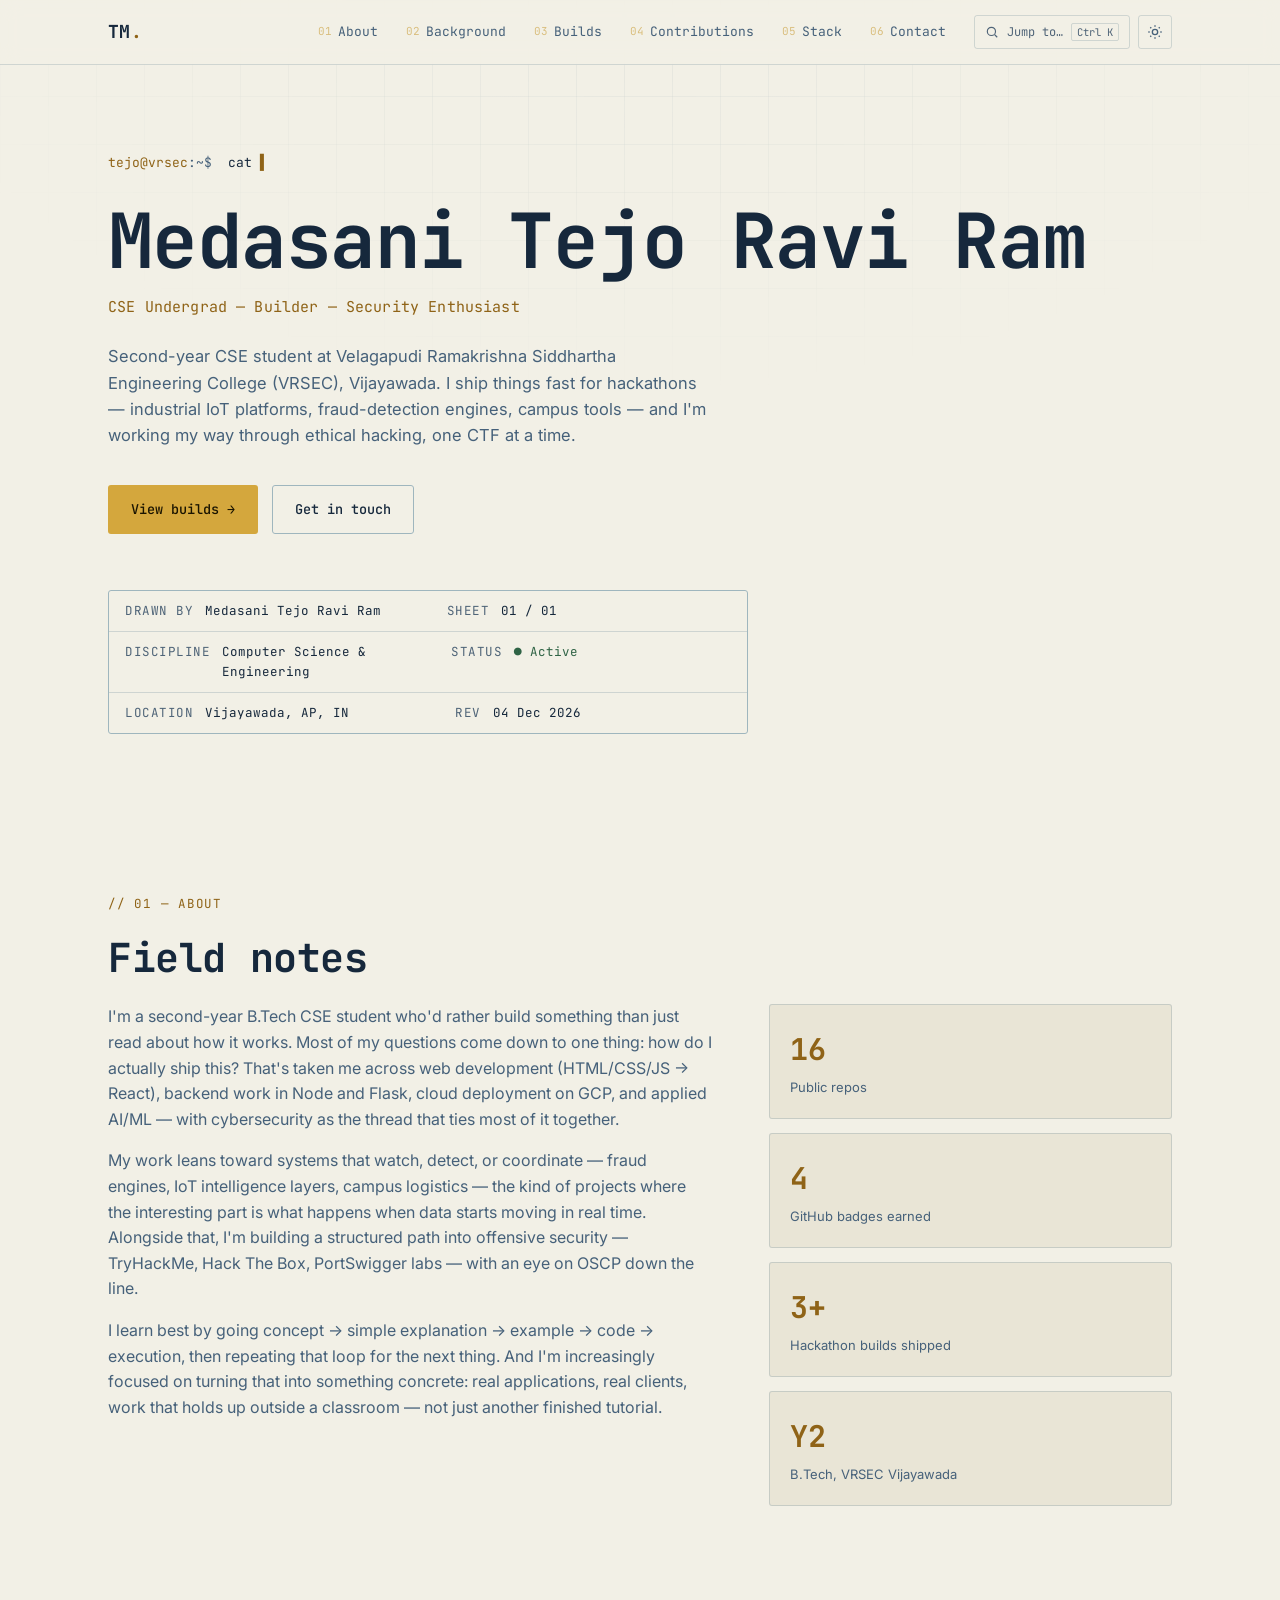
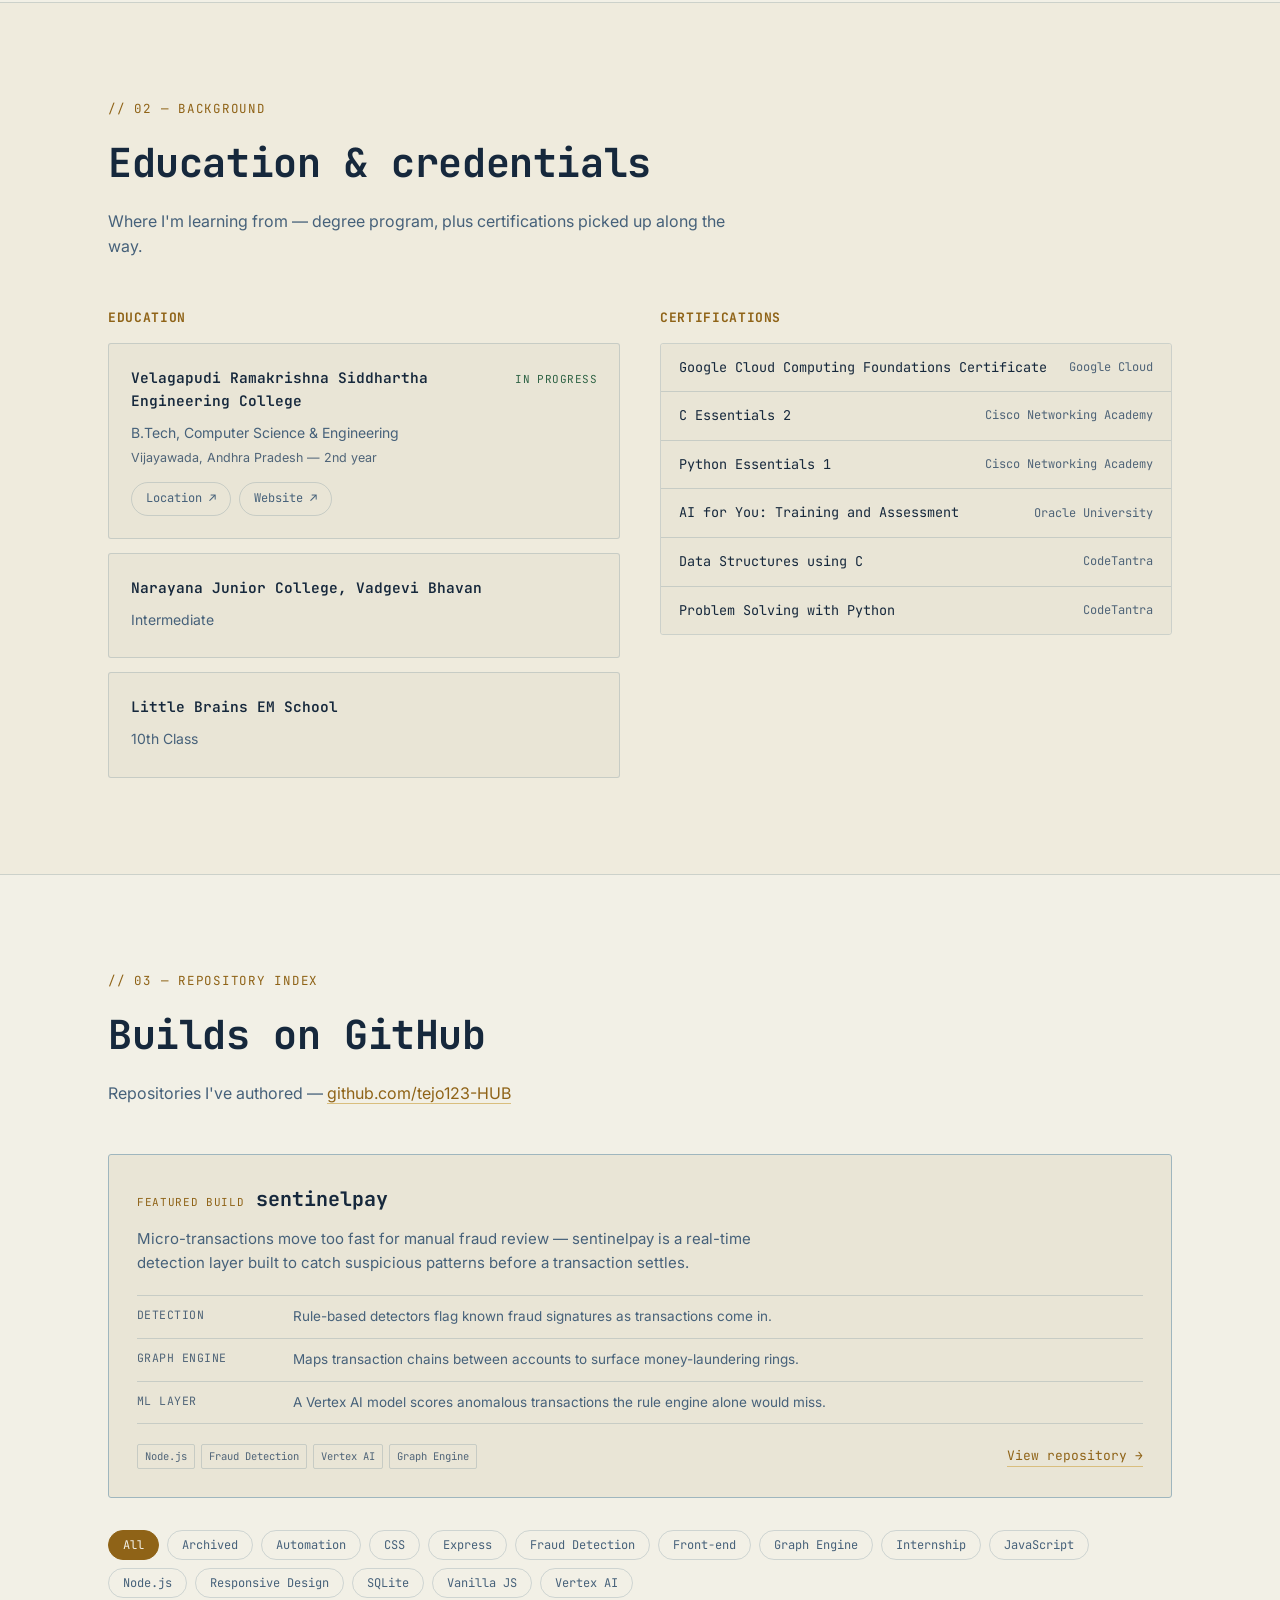
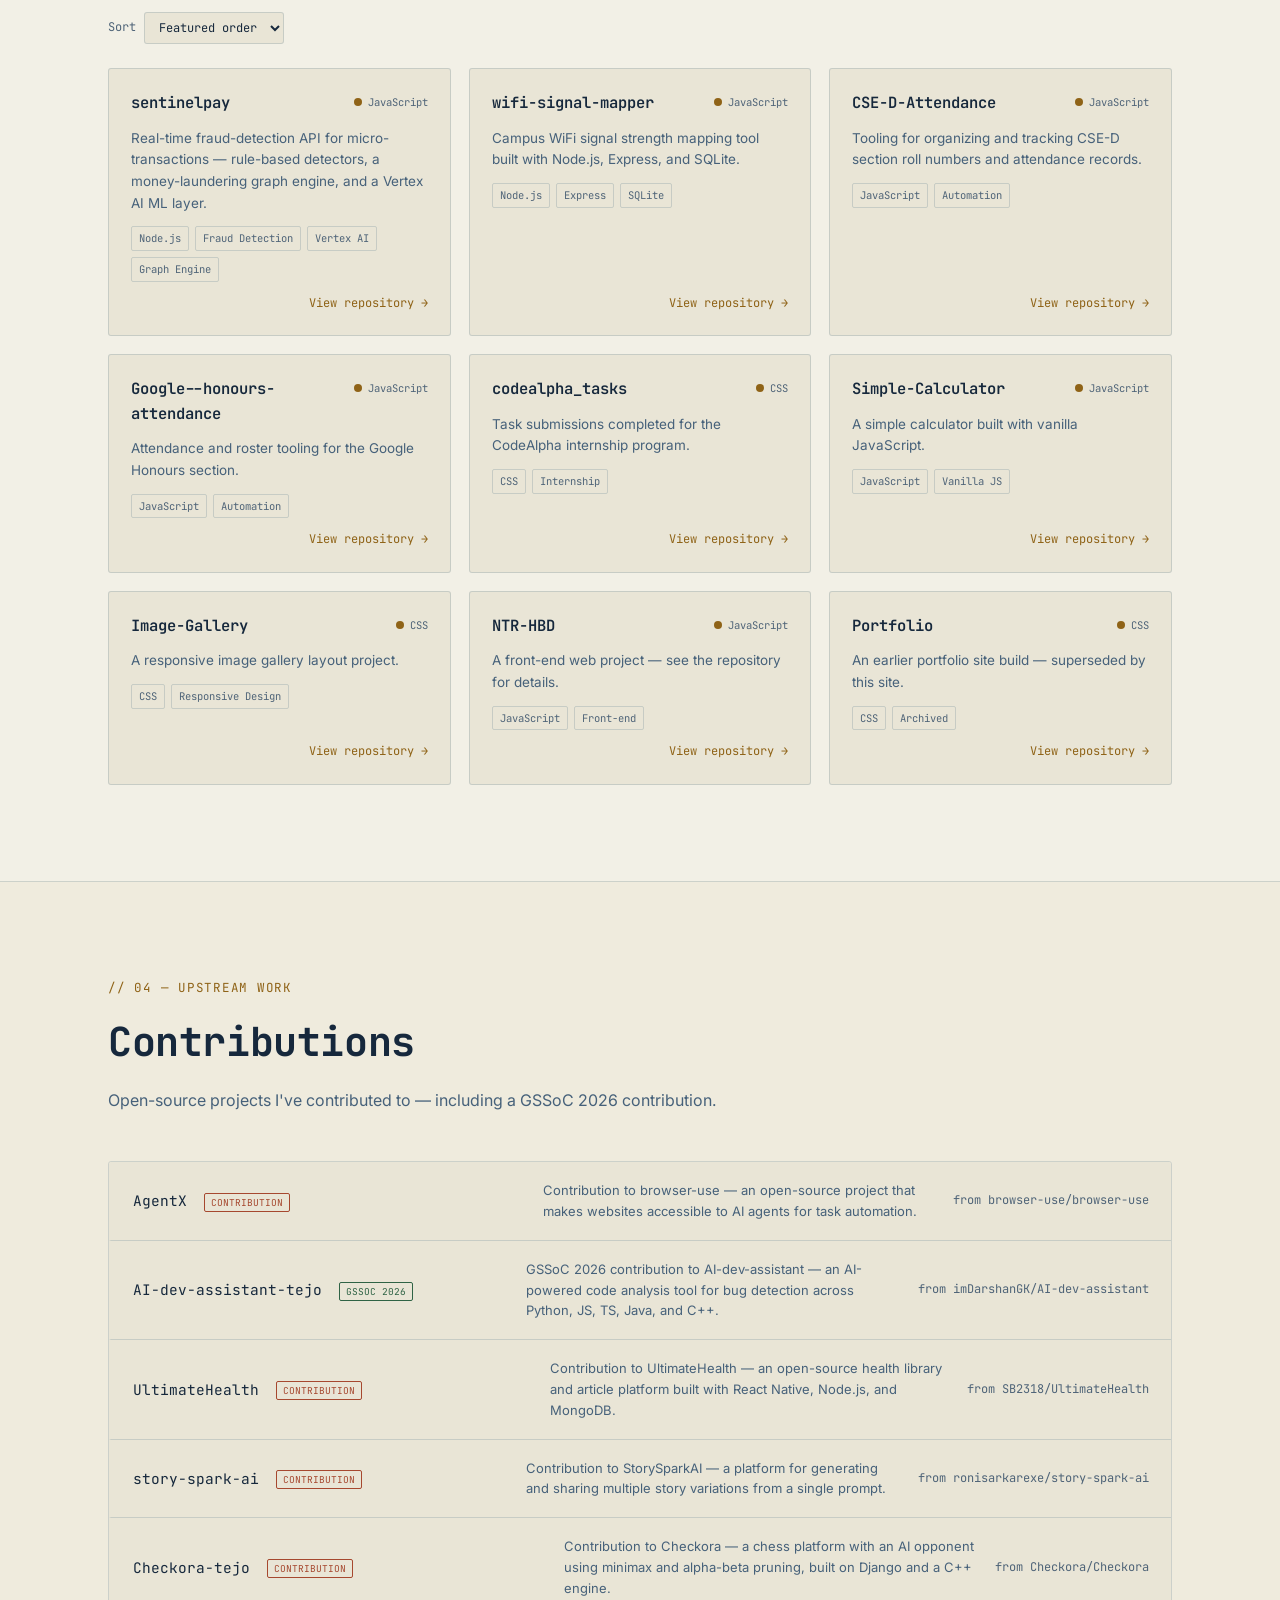
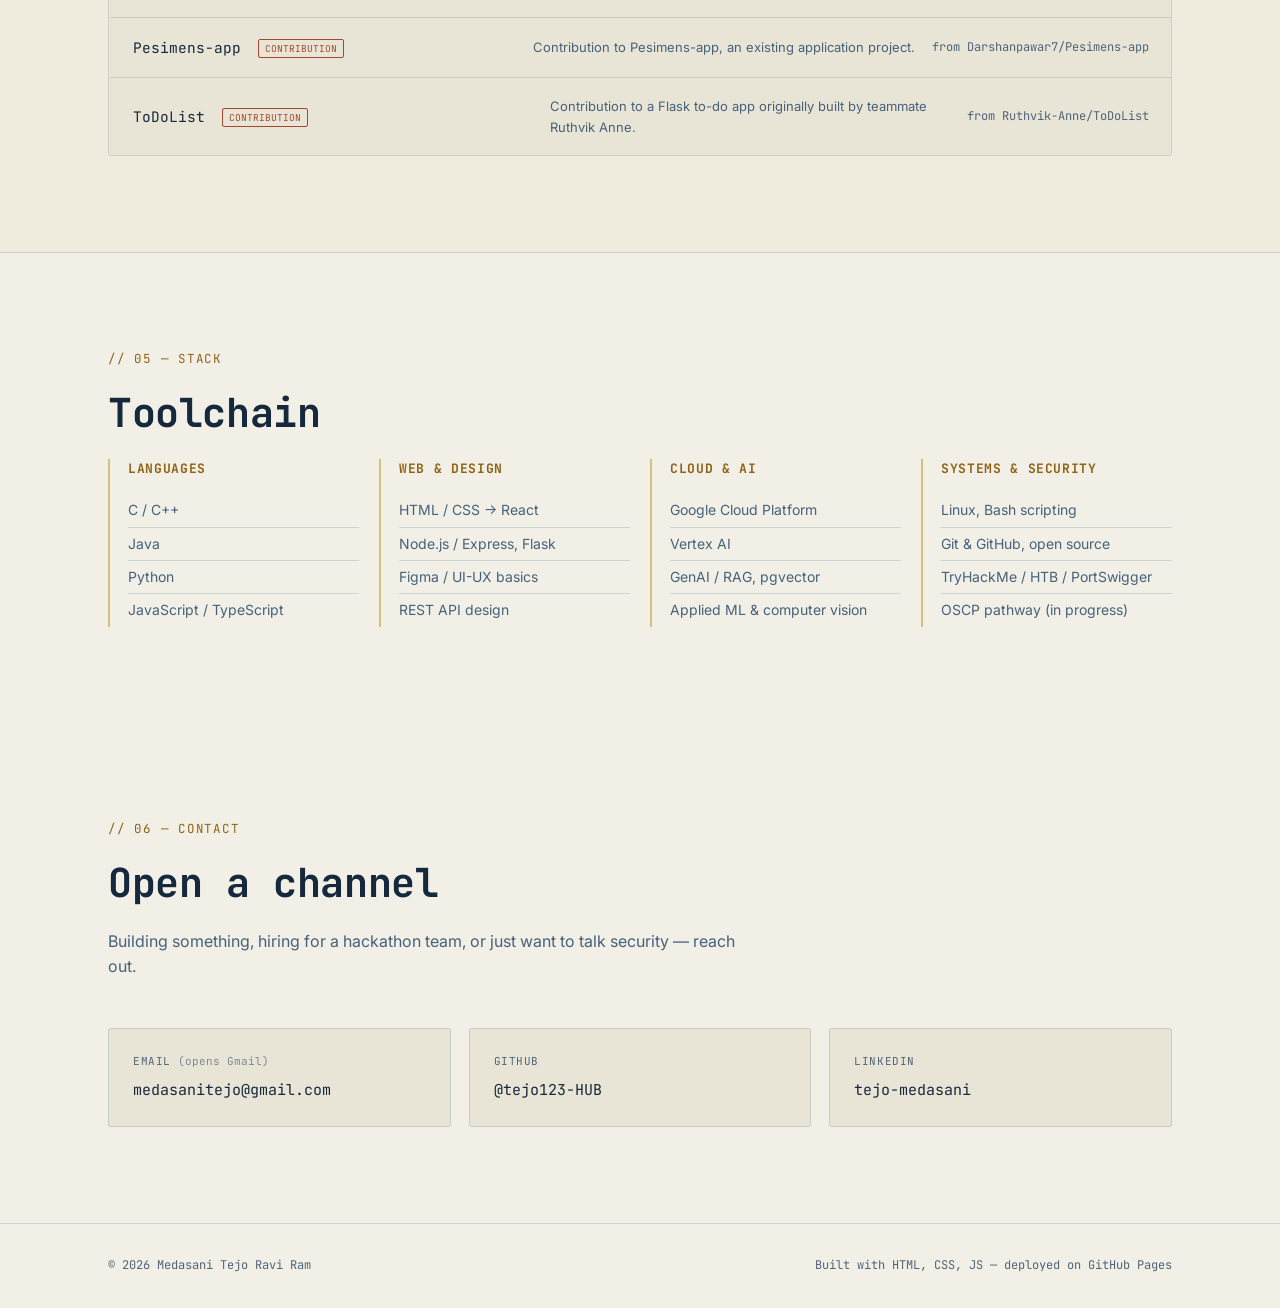
<file: index.html>
<!DOCTYPE html>
<html lang="en">
<head>
<meta charset="UTF-8">
<meta name="viewport" content="width=device-width, initial-scale=1.0">
<title>Medasani Tejo Ravi Ram — Builder Log</title>
<meta name="description" content="Medasani Tejo Ravi Ram — CSE student, hackathon builder, and security enthusiast. Projects in industrial IoT, fraud detection, and campus tooling.">
<meta property="og:title" content="Medasani Tejo Ravi Ram — Builder Log">
<meta property="og:description" content="CSE student, hackathon builder, and security enthusiast.">
<meta property="og:type" content="website">
<meta name="theme-color" content="#0B1E33" media="(prefers-color-scheme: dark)">
<meta name="theme-color" content="#F2F0E6" media="(prefers-color-scheme: light)">
<link rel="canonical" href="https://tejo123-hub.github.io/personal-profile/">
<link rel="icon" href="data:image/svg+xml,<svg xmlns=%22http://www.w3.org/2000/svg%22 viewBox=%220 0 100 100%22><rect width=%22100%22 height=%22100%22 fill=%22%230B1E33%22/><text x=%2250%22 y=%2268%22 font-size=%2260%22 text-anchor=%22middle%22 fill=%22%23D4A73D%22 font-family=%22monospace%22>T</text></svg>">
<link rel="preconnect" href="https://fonts.googleapis.com">
<link rel="preconnect" href="https://fonts.gstatic.com" crossorigin>
<link href="https://fonts.googleapis.com/css2?family=JetBrains+Mono:wght@400;500;600;700&family=Inter:wght@400;500;600;700;800&display=swap" rel="stylesheet">
<link rel="stylesheet" href="style.css">
</head>
<body>

<!-- Blueprint grid backdrop -->
<div class="grid-backdrop" aria-hidden="true"></div>

<!-- ============ NAV ============ -->
<header class="nav" id="top">
  <div class="nav-inner">
    <a href="#top" class="nav-mark">TM<span class="dot">.</span></a>
    <div class="nav-right">
      <nav class="nav-links" aria-label="Primary">
        <a href="#about"><span class="idx">01</span>About</a>
        <a href="#background"><span class="idx">02</span>Background</a>
        <a href="#projects"><span class="idx">03</span>Builds</a>
        <a href="#contrib"><span class="idx">04</span>Contributions</a>
        <a href="#skills"><span class="idx">05</span>Stack</a>
        <a href="#contact"><span class="idx">06</span>Contact</a>
      </nav>
      <div class="nav-controls">
        <button class="cmdk-trigger" id="cmdkTrigger" aria-label="Open command palette">
          <svg class="cmdk-trigger-icon" viewBox="0 0 24 24" fill="none" stroke="currentColor" stroke-width="2" width="14" height="14"><circle cx="11" cy="11" r="7"/><path d="m21 21-4.3-4.3"/></svg>
          <span>Jump to…</span><kbd id="cmdkShortcutLabel">Ctrl K</kbd>
        </button>
        <button class="theme-toggle" id="themeToggle" aria-label="Toggle light / dark theme">
          <svg class="icon-moon" viewBox="0 0 24 24" fill="none" stroke="currentColor" stroke-width="2"><path d="M21 12.79A9 9 0 1 1 11.21 3 7 7 0 0 0 21 12.79z"/></svg>
          <svg class="icon-sun" viewBox="0 0 24 24" fill="none" stroke="currentColor" stroke-width="2"><circle cx="12" cy="12" r="4"/><path d="M12 2v2M12 20v2M4.93 4.93l1.41 1.41M17.66 17.66l1.41 1.41M2 12h2M20 12h2M4.93 19.07l1.41-1.41M17.66 6.34l1.41-1.41"/></svg>
        </button>
      </div>
    </div>
    <button class="nav-toggle" id="navToggle" aria-label="Toggle menu" aria-expanded="false">
      <span></span><span></span><span></span>
    </button>
  </div>
</header>

<!-- ============ COMMAND PALETTE ============ -->
<div class="cmdk-overlay" id="cmdkOverlay" role="dialog" aria-modal="true" aria-label="Command palette">
  <div class="cmdk-panel">
    <input type="text" class="cmdk-input" id="cmdkInput" placeholder="Jump to a section, project, or link…" autocomplete="off">
    <div class="cmdk-list" id="cmdkList"></div>
  </div>
</div>

<!-- ============ HERO / TITLE BLOCK ============ -->
<section class="hero">
  <div class="hero-inner">
    <div class="terminal-line" id="bootLine" aria-hidden="true">
      <span class="prompt">tejo@vrsec</span><span class="colon">:</span><span class="path">~</span><span class="dollar">$</span>
      <span class="type-target" id="typeTarget"></span><span class="cursor">▌</span>
    </div>

    <h1 class="hero-title">
      Medasani Tejo Ravi Ram
    </h1>
    <p class="hero-role">CSE Undergrad — Builder — Security Enthusiast</p>
    <p class="hero-desc">
      Second-year CSE student at Velagapudi Ramakrishna Siddhartha Engineering College
      (VRSEC), Vijayawada. I ship things fast for hackathons — industrial IoT platforms,
      fraud-detection engines, campus tools — and I'm working my way through ethical
      hacking, one CTF at a time.
    </p>

    <div class="hero-actions">
      <a href="#projects" class="btn btn-primary">View builds<span class="arrow">→</span></a>
      <a href="https://mail.google.com/mail/?view=cm&fs=1&to=medasanitejo@gmail.com&su=Portfolio%20Inquiry" target="_blank" rel="noopener" class="btn btn-ghost">Get in touch</a>
    </div>

    <!-- Title block, like an engineering drawing stamp -->
    <div class="title-block">
      <div class="tb-row">
        <span class="tb-label">Drawn by</span><span class="tb-value">Medasani Tejo Ravi Ram</span>
        <span class="tb-label">Sheet</span><span class="tb-value">01 / 01</span>
      </div>
      <div class="tb-row">
        <span class="tb-label">Discipline</span><span class="tb-value">Computer Science &amp; Engineering</span>
        <span class="tb-label">Status</span><span class="tb-value status-live">● Active</span>
      </div>
      <div class="tb-row">
        <span class="tb-label">Location</span><span class="tb-value">Vijayawada, AP, IN</span>
        <span class="tb-label">Rev</span><span class="tb-value" id="revDate">—</span>
      </div>
    </div>
  </div>
</section>

<!-- ============ ABOUT ============ -->
<section class="section" id="about">
  <div class="section-inner">
    <p class="eyebrow">// 01 — About</p>
    <h2 class="section-title">Field notes</h2>
    <div class="about-grid">
      <div class="about-text">
        <p>
          I'm a second-year B.Tech CSE student who'd rather build something than just read
          about how it works. Most of my questions come down to one thing: how do I actually
          ship this? That's taken me across web development (HTML/CSS/JS → React), backend
          work in Node and Flask, cloud deployment on GCP, and applied AI/ML — with
          cybersecurity as the thread that ties most of it together.
        </p>
        <p>
          My work leans toward systems that watch, detect, or coordinate — fraud engines,
          IoT intelligence layers, campus logistics — the kind of projects where the
          interesting part is what happens when data starts moving in real time. Alongside
          that, I'm building a structured path into offensive security — TryHackMe, Hack The
          Box, PortSwigger labs — with an eye on OSCP down the line.
        </p>
        <p>
          I learn best by going concept → simple explanation → example → code → execution,
          then repeating that loop for the next thing. And I'm increasingly focused on
          turning that into something concrete: real applications, real clients, work that
          holds up outside a classroom — not just another finished tutorial.
        </p>
      </div>
      <div class="about-specs">
        <div class="spec-card reveal">
          <span class="spec-num" id="statRepos">16</span>
          <span class="spec-label">Public repos</span>
        </div>
        <div class="spec-card reveal">
          <span class="spec-num" id="statBadges">4</span>
          <span class="spec-label">GitHub badges earned</span>
        </div>
        <div class="spec-card reveal">
          <span class="spec-num">3+</span>
          <span class="spec-label">Hackathon builds shipped</span>
        </div>
        <div class="spec-card reveal">
          <span class="spec-num">Y2</span>
          <span class="spec-label">B.Tech, VRSEC Vijayawada</span>
        </div>
      </div>
    </div>
  </div>
</section>

<!-- ============ BACKGROUND / EDUCATION ============ -->
<section class="section section-alt" id="background">
  <div class="section-inner">
    <p class="eyebrow">// 02 — Background</p>
    <h2 class="section-title">Education &amp; credentials</h2>
    <p class="section-sub">Where I'm learning from — degree program, plus certifications picked up along the way.</p>

    <div class="edu-grid">
      <div class="edu-block reveal">
        <h3 class="edu-heading">Education</h3>
        <div class="edu-list">
          <div class="edu-card">
            <div class="edu-card-top">
              <span class="edu-inst">Velagapudi Ramakrishna Siddhartha Engineering College</span>
              <span class="edu-status">In progress</span>
            </div>
            <p class="edu-degree">B.Tech, Computer Science &amp; Engineering</p>
            <p class="edu-meta">Vijayawada, Andhra Pradesh — 2nd year</p>
            <div class="edu-actions">
              <a class="edu-btn" href="https://www.google.com/maps/search/?api=1&query=Velagapudi+Ramakrishna+Siddhartha+Engineering+College+Vijayawada" target="_blank" rel="noopener">Location ↗</a>
              <a class="edu-btn" href="https://www.vrsiddhartha.ac.in/" target="_blank" rel="noopener">Website ↗</a>
            </div>
          </div>
          <div class="edu-card">
            <div class="edu-card-top">
              <a class="edu-inst" href="https://maps.app.goo.gl/WFiDeA3KqpnacNu97" target="_blank" rel="noopener">Narayana Junior College, Vadgevi Bhavan</a>
            </div>
            <p class="edu-degree">Intermediate</p>
          </div>
          <div class="edu-card">
            <div class="edu-card-top">
              <a class="edu-inst" href="https://share.google/S0keAVr6bzGJbjgUY" target="_blank" rel="noopener">Little Brains EM School</a>
            </div>
            <p class="edu-degree">10th Class</p>
          </div>
        </div>
      </div>

      <div class="edu-block reveal">
        <h3 class="edu-heading">Certifications</h3>
        <ul class="cert-list">
          <li class="cert-item">
            <span class="cert-name">Google Cloud Computing Foundations Certificate</span>
            <span class="cert-issuer">Google Cloud</span>
          </li>
          <li class="cert-item">
            <span class="cert-name">C Essentials 2</span>
            <span class="cert-issuer">Cisco Networking Academy</span>
          </li>
          <li class="cert-item">
            <span class="cert-name">Python Essentials 1</span>
            <span class="cert-issuer">Cisco Networking Academy</span>
          </li>
          <li class="cert-item">
            <span class="cert-name">AI for You: Training and Assessment</span>
            <span class="cert-issuer">Oracle University</span>
          </li>
          <li class="cert-item">
            <span class="cert-name">Data Structures using C</span>
            <span class="cert-issuer">CodeTantra</span>
          </li>
          <li class="cert-item">
            <span class="cert-name">Problem Solving with Python</span>
            <span class="cert-issuer">CodeTantra</span>
          </li>
        </ul>
      </div>
    </div>
  </div>
</section>

<!-- ============ PROJECTS (own GitHub repos) ============ -->
<section class="section" id="projects">
  <div class="section-inner">
    <p class="eyebrow">// 03 — Repository index</p>
    <h2 class="section-title">Builds on GitHub</h2>
    <p class="section-sub">Repositories I've authored — <a href="https://github.com/tejo123-HUB" target="_blank" rel="noopener">github.com/tejo123-HUB</a></p>

    <div class="featured-panel reveal">
      <div class="fp-head">
        <span class="fp-eyebrow">Featured build</span>
        <h3 class="fp-title">sentinelpay</h3>
      </div>
      <p class="fp-problem">
        Micro-transactions move too fast for manual fraud review — sentinelpay is a real-time
        detection layer built to catch suspicious patterns before a transaction settles.
      </p>
      <div class="fp-approach">
        <div class="fp-row">
          <span class="fp-label">Detection</span>
          <span class="fp-value">Rule-based detectors flag known fraud signatures as transactions come in.</span>
        </div>
        <div class="fp-row">
          <span class="fp-label">Graph engine</span>
          <span class="fp-value">Maps transaction chains between accounts to surface money-laundering rings.</span>
        </div>
        <div class="fp-row">
          <span class="fp-label">ML layer</span>
          <span class="fp-value">A Vertex AI model scores anomalous transactions the rule engine alone would miss.</span>
        </div>
      </div>
      <div class="fp-foot">
        <div class="fp-tags">
          <span class="tag-chip">Node.js</span>
          <span class="tag-chip">Fraud Detection</span>
          <span class="tag-chip">Vertex AI</span>
          <span class="tag-chip">Graph Engine</span>
        </div>
        <a href="https://github.com/tejo123-HUB/sentinelpay" target="_blank" rel="noopener" class="fp-link">View repository →</a>
      </div>
    </div>

    <div class="repo-controls">
      <div class="repo-filters" id="repoFilters">
        <!-- populated by script.js -->
      </div>
      <label class="repo-sort-wrap">
        <span class="repo-sort-label">Sort</span>
        <select class="repo-sort" id="repoSort">
          <option value="default">Featured order</option>
          <option value="newest">Newest</option>
          <option value="stars">Most starred</option>
          <option value="az">A–Z</option>
        </select>
      </label>
    </div>

    <div class="repo-grid" id="repoGrid">
      <!-- populated by script.js -->
    </div>
  </div>
</section>

<!-- ============ CONTRIBUTIONS (forks) ============ -->
<section class="section section-alt" id="contrib">
  <div class="section-inner">
    <p class="eyebrow">// 04 — Upstream work</p>
    <h2 class="section-title">Contributions</h2>
    <p class="section-sub">Open-source projects I've contributed to — including a GSSoC 2026 contribution.</p>

    <div class="contrib-list" id="contribList">
      <!-- populated by script.js -->
    </div>
  </div>
</section>

<!-- ============ SKILLS ============ -->
<section class="section" id="skills">
  <div class="section-inner">
    <p class="eyebrow">// 05 — Stack</p>
    <h2 class="section-title">Toolchain</h2>

    <div class="skills-grid">
      <div class="skill-group reveal">
        <h3>Languages</h3>
        <ul>
          <li>C / C++</li>
          <li>Java</li>
          <li>Python</li>
          <li>JavaScript / TypeScript</li>
        </ul>
      </div>
      <div class="skill-group reveal">
        <h3>Web &amp; Design</h3>
        <ul>
          <li>HTML / CSS → React</li>
          <li>Node.js / Express, Flask</li>
          <li>Figma / UI-UX basics</li>
          <li>REST API design</li>
        </ul>
      </div>
      <div class="skill-group reveal">
        <h3>Cloud &amp; AI</h3>
        <ul>
          <li>Google Cloud Platform</li>
          <li>Vertex AI</li>
          <li>GenAI / RAG, pgvector</li>
          <li>Applied ML &amp; computer vision</li>
        </ul>
      </div>
      <div class="skill-group reveal">
        <h3>Systems &amp; Security</h3>
        <ul>
          <li>Linux, Bash scripting</li>
          <li>Git &amp; GitHub, open source</li>
          <li>TryHackMe / HTB / PortSwigger</li>
          <li>OSCP pathway (in progress)</li>
        </ul>
      </div>
    </div>
  </div>
</section>

<!-- ============ CONTACT ============ -->
<section class="section contact-section" id="contact">
  <div class="section-inner">
    <p class="eyebrow">// 06 — Contact</p>
    <h2 class="section-title">Open a channel</h2>
    <p class="section-sub">Building something, hiring for a hackathon team, or just want to talk security — reach out.</p>

    <div class="contact-grid">
      <a class="contact-card reveal" href="https://mail.google.com/mail/?view=cm&fs=1&to=medasanitejo@gmail.com&su=Portfolio%20Inquiry" target="_blank" rel="noopener">
        <span class="contact-label">Email <span class="contact-hint">(opens Gmail)</span></span>
        <span class="contact-value">medasanitejo@gmail.com</span>
      </a>
      <a class="contact-card reveal" href="https://github.com/tejo123-HUB" target="_blank" rel="noopener">
        <span class="contact-label">GitHub</span>
        <span class="contact-value">@tejo123-HUB</span>
      </a>
      <a class="contact-card reveal" href="https://www.linkedin.com/in/tejo-medasani-a1b470373/" target="_blank" rel="noopener">
        <span class="contact-label">LinkedIn</span>
        <span class="contact-value">tejo-medasani</span>
      </a>
    </div>
  </div>
</section>

<footer class="site-footer">
  <div class="section-inner footer-inner">
    <span>© <span id="year"></span> Medasani Tejo Ravi Ram</span>
    <span class="footer-note">Built with HTML, CSS, JS — deployed on GitHub Pages</span>
  </div>
</footer>

<a href="#top" class="back-to-top" id="backToTop" aria-label="Back to top">↑</a>

<script src="script.js"></script>
</body>
</html>
</file>
<file: style.css>
/* ============================================================
   TOKENS
   ============================================================ */
/* Light "paper blueprint" theme is the default appearance — dark is opt-in via [data-theme="dark"] */
:root{
  --bg:        #F2F0E6;
  --bg-panel:  #E9E5D6;
  --bg-panel-2:#EFEBDD;
  --line:      #9FB6BE;
  --line-soft: rgba(44,90,115,0.18);
  --paper:     #16283C;
  --muted:     #46617A;
  --muted-dim: #4F6478;
  --accent:    #8F6317;
  --accent-dim:#D9BE7E;
  --sage:      #2F6345;
  --rust:      #A6482F;

  /* Fixed pairing for solid accent buttons — stays legible in both themes regardless of --accent's text-contrast tuning */
  --accent-solid: #D4A73D;
  --accent-solid-hover: #e6ba52;
  --accent-ink: #1A1400;

  --font-display: 'JetBrains Mono', ui-monospace, 'SFMono-Regular', Menlo, monospace;
  --font-body:    'Inter', -apple-system, BlinkMacSystemFont, sans-serif;

  --max-w: 1120px;
  --radius: 3px;

  color-scheme: light;

  --bg-rgb: 242,240,230;
  --overlay-rgb: 30,38,30;
}

/* Dark "blueprint" variant — toggled via [data-theme="dark"] on <html> */
html[data-theme="dark"]{
  --bg:        #0B1E33;
  --bg-panel:  #0F2947;
  --bg-panel-2:#0C223B;
  --line:      #2C5A73;
  --line-soft: rgba(74,144,164,0.25);
  --paper:     #F2F0E6;
  --muted:     #93A9BE;
  --muted-dim: #7188A0;
  --accent:    #D4A73D;
  --accent-dim:#8C7130;
  --sage:      #6B9B7C;
  --rust:      #C1654A;
  color-scheme: dark;

  --bg-rgb: 11,30,51;
  --overlay-rgb: 6,15,26;
}

*,*::before,*::after{
  box-sizing:border-box;
  transition:background-color 0.3s ease, border-color 0.3s ease, color 0.3s ease, fill 0.3s ease, stroke 0.3s ease;
}
html{ scroll-behavior:smooth; }

body{
  margin:0;
  background:var(--bg);
  color:var(--paper);
  font-family:var(--font-body);
  font-size:16px;
  line-height:1.6;
  -webkit-font-smoothing:antialiased;
  overflow-x:hidden;
}

a{ color:inherit; text-decoration:none; }
ul{ list-style:none; margin:0; padding:0; }
h1,h2,h3{ margin:0; font-family:var(--font-display); }
p{ margin:0 0 1em; color:var(--muted); }

::selection{ background:var(--accent); color:var(--bg); }

@media (prefers-reduced-motion: reduce){
  *{ animation-duration:0.01ms !important; animation-iteration-count:1 !important; transition-duration:0.01ms !important; scroll-behavior:auto !important; }
}

:focus-visible{
  outline:2px solid var(--accent);
  outline-offset:3px;
}

/* ============================================================
   BLUEPRINT GRID BACKDROP
   ============================================================ */
.grid-backdrop{
  position:fixed;
  inset:0;
  z-index:0;
  pointer-events:none;
  background-image:
    linear-gradient(var(--line-soft) 1px, transparent 1px),
    linear-gradient(90deg, var(--line-soft) 1px, transparent 1px);
  background-size: 48px 48px;
  opacity:0.35;
  mask-image: radial-gradient(ellipse 80% 60% at 50% 0%, black 0%, transparent 75%);
}

/* ============================================================
   LAYOUT UTILITIES
   ============================================================ */
.section-inner, .nav-inner{
  max-width:var(--max-w);
  margin:0 auto;
  padding:0 28px;
  position:relative;
  z-index:1;
}

.section{ padding:96px 0; position:relative; }
.section-alt{ background:var(--bg-panel-2); border-top:1px solid var(--line-soft); border-bottom:1px solid var(--line-soft); }

.eyebrow{
  font-family:var(--font-display);
  font-size:12.5px;
  letter-spacing:0.06em;
  color:var(--accent);
  margin:0 0 12px;
  text-transform:uppercase;
}

.section-title{
  font-size:clamp(28px,4vw,40px);
  font-weight:700;
  letter-spacing:-0.01em;
  margin-bottom:14px;
  color:var(--paper);
}

.section-sub{
  max-width:640px;
  color:var(--muted);
  margin-bottom:48px;
}
.section-sub a{ color:var(--accent); border-bottom:1px solid var(--accent-dim); }
.section-sub a:hover{ border-color:var(--accent); }

.muted{ color:var(--muted-dim); font-weight:400; }

/* ============================================================
   NAV
   ============================================================ */
.nav{
  position:sticky;
  top:0;
  z-index:50;
  background:rgba(var(--bg-rgb),0.85);
  backdrop-filter:blur(10px);
  border-bottom:1px solid var(--line-soft);
}
.nav-inner{
  display:flex;
  align-items:center;
  justify-content:space-between;
  height:64px;
}
.nav-mark{
  font-family:var(--font-display);
  font-weight:700;
  font-size:18px;
  letter-spacing:0.02em;
  color:var(--paper);
}
.nav-mark .dot{ color:var(--accent); }

.nav-links{
  display:flex;
  gap:28px;
}
.nav-links a{
  position:relative;
  font-family:var(--font-display);
  font-size:13px;
  color:var(--muted);
  display:flex;
  align-items:center;
  gap:6px;
  transition:color 0.2s ease;
}
.nav-links a::after{
  content:"";
  position:absolute;
  left:0; right:100%;
  bottom:-3px;
  height:1px;
  background:var(--accent);
  transition:right 0.25s cubic-bezier(.22,1,.36,1);
}
.nav-links a:hover{ color:var(--paper); }
.nav-links a:hover::after{ right:0; }
.nav-links .idx{ color:var(--accent-dim); font-size:11px; }

.nav-right{
  display:flex;
  align-items:center;
  gap:28px;
}

.nav-controls{
  display:flex;
  align-items:center;
  gap:0;
}

.nav-toggle{
  display:none;
  flex-direction:column;
  justify-content:center;
  gap:5px;
  width:32px; height:32px;
  background:none; border:none;
  cursor:pointer;
}
.nav-toggle span{
  display:block; width:100%; height:2px;
  background:var(--paper);
  transition:transform 0.2s ease, opacity 0.2s ease;
}
.nav-toggle[aria-expanded="true"] span:nth-child(1){ transform:translateY(7px) rotate(45deg); }
.nav-toggle[aria-expanded="true"] span:nth-child(2){ opacity:0; }
.nav-toggle[aria-expanded="true"] span:nth-child(3){ transform:translateY(-7px) rotate(-45deg); }

/* ============================================================
   HERO
   ============================================================ */
.hero{
  position:relative;
  padding:88px 0 64px;
}
.hero-inner{
  max-width:var(--max-w);
  margin:0 auto;
  padding:0 28px;
  position:relative;
  z-index:1;
}

.terminal-line{
  font-family:var(--font-display);
  font-size:13px;
  color:var(--sage);
  margin-bottom:28px;
  min-height:18px;
}
.terminal-line .prompt{ color:var(--accent); }
.terminal-line .colon,.terminal-line .path{ color:var(--muted); }
.terminal-line .dollar{ color:var(--muted); margin-right:8px; }
.terminal-line .type-target{ color:var(--paper); }
.cursor{
  color:var(--accent);
  animation:blink 1s step-end infinite;
}
@keyframes blink{ 50%{ opacity:0; } }

.hero-title{
  font-size:clamp(40px,7vw,76px);
  font-weight:700;
  letter-spacing:-0.02em;
  color:var(--paper);
  line-height:1.02;
  margin-bottom:16px;
}

.hero-role{
  font-family:var(--font-display);
  font-size:15px;
  color:var(--accent);
  margin-bottom:24px;
  letter-spacing:0.01em;
}

.hero-desc{
  max-width:600px;
  font-size:16.5px;
  color:var(--muted);
  margin-bottom:36px;
}

.hero-actions{
  display:flex;
  gap:14px;
  flex-wrap:wrap;
  margin-bottom:56px;
}

.btn{
  display:inline-flex;
  align-items:center;
  gap:8px;
  font-family:var(--font-display);
  font-size:13.5px;
  font-weight:500;
  padding:13px 22px;
  border-radius:var(--radius);
  transition:transform 0.3s cubic-bezier(.34,1.56,.64,1), background-color 0.2s ease, border-color 0.2s ease, color 0.2s ease, box-shadow 0.3s ease;
  border:1px solid transparent;
}
.btn:active{ transform:scale(0.95); transition-duration:0.1s; }

.btn-primary{
  background:var(--accent-solid);
  color:var(--accent-ink);
}
.btn-primary:hover{ background:var(--accent-solid-hover); transform:translateY(-2px); box-shadow:0 10px 24px -8px rgba(212,167,61,0.55); }
.btn-primary:active{ box-shadow:0 4px 12px -6px rgba(212,167,61,0.5); }
.btn-primary .arrow{ transition:transform 0.25s cubic-bezier(.34,1.56,.64,1); }
.btn-primary:hover .arrow{ transform:translateX(4px); }

.btn-ghost{
  border-color:var(--line);
  color:var(--paper);
}
.btn-ghost:hover{ border-color:var(--accent); color:var(--accent); transform:translateY(-2px); box-shadow:0 10px 24px -10px rgba(var(--bg-rgb),0.6); }

/* Title block — engineering drawing stamp */
.title-block{
  border:1px solid var(--line);
  border-radius:var(--radius);
  background:rgba(var(--bg-rgb),0.5);
  overflow:hidden;
  max-width:640px;
}
.tb-row{
  display:grid;
  grid-template-columns:auto 1fr auto 1fr;
  gap:12px;
  padding:10px 16px;
  font-family:var(--font-display);
  font-size:12.5px;
  border-bottom:1px solid var(--line-soft);
}
.tb-row:last-child{ border-bottom:none; }
.tb-label{ color:var(--muted-dim); text-transform:uppercase; letter-spacing:0.04em; }
.tb-value{ color:var(--paper); }
.status-live{ color:var(--sage); }

/* ============================================================
   ABOUT
   ============================================================ */
.about-grid{
  display:grid;
  grid-template-columns:1.5fr 1fr;
  gap:56px;
  align-items:start;
}
.about-text p{ font-size:16px; }
.about-text p:last-child{ margin-bottom:0; }

.about-specs{
  display:flex;
  flex-direction:column;
  gap:14px;
}
.spec-card{
  border:1px solid var(--line-soft);
  border-radius:var(--radius);
  padding:20px;
  background:var(--bg-panel);
  display:flex;
  flex-direction:column;
  gap:4px;
  transition:border-color 0.25s ease, transform 0.3s cubic-bezier(.22,1,.36,1), box-shadow 0.3s ease;
}
.spec-card:hover{ border-color:var(--accent-dim); transform:translateY(-3px); box-shadow:0 12px 24px -16px rgba(0,0,0,0.4); }
.spec-num{
  font-family:var(--font-display);
  font-size:30px;
  font-weight:700;
  color:var(--accent);
}
.spec-label{
  font-size:13px;
  color:var(--muted);
}

/* ============================================================
   BACKGROUND / EDUCATION
   ============================================================ */
.edu-grid{
  display:grid;
  grid-template-columns:1fr 1fr;
  gap:40px;
}
.edu-heading{
  font-size:13px;
  text-transform:uppercase;
  letter-spacing:0.05em;
  color:var(--accent);
  margin-bottom:14px;
}
.edu-list{
  display:flex;
  flex-direction:column;
  gap:14px;
}
.edu-card{
  border:1px solid var(--line-soft);
  border-radius:var(--radius);
  background:var(--bg-panel);
  padding:22px;
}
.edu-card-top{
  display:flex;
  align-items:baseline;
  justify-content:space-between;
  gap:12px;
  margin-bottom:10px;
}
.edu-inst{
  font-family:var(--font-display);
  font-size:14.5px;
  font-weight:600;
  color:var(--paper);
  transition:color 0.15s ease;
}
.edu-inst:hover{ color:var(--accent); text-decoration:underline; }
.edu-actions{
  display:flex;
  gap:8px;
  margin-top:14px;
}
.edu-btn{
  display:inline-flex;
  align-items:center;
  gap:4px;
  font-family:var(--font-display);
  font-size:12px;
  color:var(--muted);
  border:1px solid var(--line-soft);
  border-radius:20px;
  padding:6px 14px;
  transition:border-color 0.2s ease, color 0.2s ease;
}
.edu-btn:hover{ border-color:var(--accent); color:var(--accent); }
.edu-status{
  font-family:var(--font-display);
  font-size:11px;
  text-transform:uppercase;
  letter-spacing:0.04em;
  color:var(--sage);
  white-space:nowrap;
}
.edu-degree{
  font-size:14px;
  color:var(--muted);
  margin:0 0 4px;
}
.edu-meta{
  font-size:12.5px;
  color:var(--muted-dim);
  margin:0;
}

.cert-list{
  display:flex;
  flex-direction:column;
  border:1px solid var(--line-soft);
  border-radius:var(--radius);
  overflow:hidden;
}
.cert-item{
  display:flex;
  align-items:center;
  justify-content:space-between;
  gap:14px;
  padding:13px 18px;
  border-bottom:1px solid var(--line-soft);
  background:var(--bg-panel);
}
.cert-item:last-child{ border-bottom:none; }
.cert-name{
  font-family:var(--font-display);
  font-size:13.5px;
  color:var(--paper);
}
.cert-issuer{
  font-family:var(--font-display);
  font-size:12px;
  color:var(--muted-dim);
  text-align:right;
  white-space:nowrap;
}

/* ============================================================
   REPO GRID (own projects)
   ============================================================ */
.repo-grid{
  display:grid;
  grid-template-columns:repeat(auto-fill, minmax(300px, 1fr));
  gap:18px;
}
.repo-card{
  border:1px solid var(--line-soft);
  border-radius:var(--radius);
  padding:22px;
  background:var(--bg-panel);
  display:flex;
  flex-direction:column;
  gap:12px;
  transition:border-color 0.25s ease, transform 0.3s cubic-bezier(.22,1,.36,1), box-shadow 0.3s ease;
  cursor:pointer;
}
.repo-card:hover{ border-color:var(--accent); transform:translateY(-5px); box-shadow:0 16px 32px -18px rgba(0,0,0,0.45); }
.repo-card:active{ transform:translateY(-2px) scale(0.99); }
.repo-card:hover .repo-name{ color:var(--accent); }
.repo-card:hover .repo-link{ text-decoration:underline; }

.repo-top{
  display:flex;
  justify-content:space-between;
  align-items:flex-start;
  gap:10px;
}
.repo-name{
  font-family:var(--font-display);
  font-size:15.5px;
  font-weight:600;
  color:var(--paper);
  word-break:break-word;
  transition:color 0.15s ease;
}
.repo-lang{
  font-family:var(--font-display);
  font-size:10.5px;
  color:var(--muted-dim);
  white-space:nowrap;
  padding-top:3px;
  display:flex;
  align-items:center;
  gap:6px;
}
.lang-dot{
  width:8px; height:8px;
  border-radius:50%;
  background:var(--accent);
  display:inline-block;
}
.repo-desc{
  font-size:13.5px;
  color:var(--muted);
  margin:0;
}
.repo-tags{
  display:flex;
  flex-wrap:wrap;
  gap:6px;
}
.tag-chip{
  font-family:var(--font-display);
  font-size:10.5px;
  color:var(--muted-dim);
  border:1px solid var(--line-soft);
  border-radius:2px;
  padding:3px 7px;
  white-space:nowrap;
}
.repo-footer{
  display:flex;
  align-items:center;
  justify-content:space-between;
  gap:10px;
  margin-top:auto;
}
.repo-stats{
  font-family:var(--font-display);
  font-size:11px;
  color:var(--muted-dim);
}
.repo-link{
  font-family:var(--font-display);
  font-size:12px;
  color:var(--accent);
  display:inline-flex;
  align-items:center;
  gap:6px;
}
.repo-card.is-hidden{ display:none; }

/* ============================================================
   REPO CONTROLS — filter chips + sort select
   ============================================================ */
.repo-controls{
  display:flex;
  align-items:center;
  justify-content:space-between;
  flex-wrap:wrap;
  gap:14px;
  margin-bottom:24px;
}
.repo-filters{
  display:flex;
  flex-wrap:wrap;
  gap:8px;
}
.filter-chip{
  font-family:var(--font-display);
  font-size:12px;
  color:var(--muted);
  background:transparent;
  border:1px solid var(--line-soft);
  border-radius:20px;
  padding:6px 14px;
  cursor:pointer;
  transition:border-color 0.2s ease, color 0.2s ease, background-color 0.2s ease;
}
.filter-chip:hover{ border-color:var(--accent); color:var(--accent); }
.filter-chip.active{ background:var(--accent); border-color:var(--accent); color:var(--bg); }

.repo-sort-wrap{
  display:flex;
  align-items:center;
  gap:8px;
  font-family:var(--font-display);
  font-size:12px;
  color:var(--muted-dim);
}
.repo-sort{
  font-family:var(--font-display);
  font-size:12px;
  color:var(--paper);
  background:var(--bg-panel);
  border:1px solid var(--line-soft);
  border-radius:var(--radius);
  padding:6px 10px;
  cursor:pointer;
}
.repo-sort:hover{ border-color:var(--accent); }

/* ============================================================
   FEATURED BUILD PANEL
   ============================================================ */
.featured-panel{
  border:1px solid var(--line);
  border-radius:var(--radius);
  background:var(--bg-panel);
  padding:28px;
  margin-bottom:32px;
}
.fp-head{
  display:flex;
  align-items:baseline;
  gap:12px;
  margin-bottom:12px;
}
.fp-eyebrow{
  font-family:var(--font-display);
  font-size:11px;
  text-transform:uppercase;
  letter-spacing:0.06em;
  color:var(--accent);
}
.fp-title{
  font-family:var(--font-display);
  font-size:20px;
  font-weight:700;
  color:var(--paper);
}
.fp-problem{
  font-size:15px;
  color:var(--muted);
  max-width:680px;
  margin-bottom:20px;
}
.fp-approach{
  display:flex;
  flex-direction:column;
  border-top:1px solid var(--line-soft);
  margin-bottom:20px;
}
.fp-row{
  display:grid;
  grid-template-columns:140px 1fr;
  gap:16px;
  padding:10px 0;
  border-bottom:1px solid var(--line-soft);
  font-size:13.5px;
}
.fp-label{
  font-family:var(--font-display);
  color:var(--muted-dim);
  text-transform:uppercase;
  font-size:11.5px;
  letter-spacing:0.04em;
}
.fp-value{ color:var(--muted); }
.fp-foot{
  display:flex;
  align-items:center;
  justify-content:space-between;
  flex-wrap:wrap;
  gap:14px;
}
.fp-tags{
  display:flex;
  flex-wrap:wrap;
  gap:6px;
}
.fp-link{
  font-family:var(--font-display);
  font-size:13px;
  color:var(--accent);
  border-bottom:1px solid var(--accent-dim);
}
.fp-link:hover{ border-color:var(--accent); }

/* ============================================================
   CONTRIBUTIONS / FORKS
   ============================================================ */
.contrib-list{
  display:flex;
  flex-direction:column;
  border:1px solid var(--line-soft);
  border-radius:var(--radius);
  overflow:hidden;
}
.contrib-item{
  display:grid;
  grid-template-columns:1fr 1fr auto;
  gap:16px;
  align-items:center;
  padding:18px 22px;
  border-bottom:1px solid var(--line-soft);
  border-left:2px solid transparent;
  background:var(--bg-panel);
  transition:background 0.2s ease, border-color 0.2s ease, transform 0.25s cubic-bezier(.22,1,.36,1), padding-left 0.25s cubic-bezier(.22,1,.36,1);
  cursor:pointer;
}
.contrib-item:last-child{ border-bottom:none; }
.contrib-item:hover{ background:var(--bg-panel-2); border-left-color:var(--accent); padding-left:28px; }
.contrib-item:hover .contrib-name{ color:var(--accent); }

.contrib-name{
  font-family:var(--font-display);
  font-size:14.5px;
  color:var(--paper);
  transition:color 0.15s ease;
}
.contrib-name .fork-badge{
  font-size:9.5px;
  color:var(--rust);
  border:1px solid var(--rust);
  border-radius:2px;
  padding:2px 6px;
  margin-left:8px;
  vertical-align:middle;
  text-transform:uppercase;
}
.contrib-name .fork-badge-program{
  color:var(--sage);
  border-color:var(--sage);
}
.contrib-desc{
  font-size:13px;
  color:var(--muted);
}
.contrib-upstream{
  font-family:var(--font-display);
  font-size:12px;
  color:var(--muted-dim);
  text-align:right;
  white-space:nowrap;
}

/* ============================================================
   SKILLS
   ============================================================ */
.skills-grid{
  display:grid;
  grid-template-columns:repeat(4, 1fr);
  gap:20px;
}
.skill-group{
  border-left:2px solid var(--accent-dim);
  padding-left:18px;
}
.skill-group h3{
  font-size:13px;
  text-transform:uppercase;
  letter-spacing:0.05em;
  color:var(--accent);
  margin-bottom:14px;
}
.skill-group li{
  font-size:14px;
  color:var(--muted);
  padding:5px 0;
  border-bottom:1px solid var(--line-soft);
}
.skill-group li:last-child{ border-bottom:none; }

/* ============================================================
   CONTACT
   ============================================================ */
.contact-grid{
  display:grid;
  grid-template-columns:repeat(3, 1fr);
  gap:18px;
}
.contact-card{
  border:1px solid var(--line-soft);
  border-radius:var(--radius);
  padding:24px;
  background:var(--bg-panel);
  display:flex;
  flex-direction:column;
  gap:8px;
  transition:border-color 0.25s ease, transform 0.3s cubic-bezier(.22,1,.36,1), box-shadow 0.3s ease;
}
.contact-card:hover{ border-color:var(--accent); transform:translateY(-5px); box-shadow:0 16px 32px -18px rgba(0,0,0,0.45); }
.contact-card:active{ transform:translateY(-2px) scale(0.99); }
.contact-label{
  font-family:var(--font-display);
  font-size:11px;
  text-transform:uppercase;
  letter-spacing:0.05em;
  color:var(--muted-dim);
}
.contact-hint{
  text-transform:none;
  letter-spacing:0;
  color:var(--muted-dim);
  opacity:0.7;
}
.contact-value{
  font-family:var(--font-display);
  font-size:15px;
  color:var(--paper);
  word-break:break-word;
}

/* ============================================================
   FOOTER
   ============================================================ */
.site-footer{
  border-top:1px solid var(--line-soft);
  padding:32px 0;
}
.footer-inner{
  display:flex;
  justify-content:space-between;
  flex-wrap:wrap;
  gap:8px;
  font-family:var(--font-display);
  font-size:12px;
  color:var(--muted-dim);
}

.back-to-top{
  position:fixed;
  bottom:24px;
  right:24px;
  width:42px; height:42px;
  border-radius:50%;
  background:var(--accent);
  color:var(--bg);
  display:flex;
  align-items:center;
  justify-content:center;
  font-size:18px;
  opacity:0;
  pointer-events:none;
  transform:translateY(8px);
  transition:opacity 0.25s ease, transform 0.3s cubic-bezier(.34,1.56,.64,1), box-shadow 0.25s ease;
  z-index:40;
}
.back-to-top.visible{
  opacity:1;
  pointer-events:auto;
  transform:translateY(0);
}
.back-to-top:hover{
  transform:translateY(-4px) scale(1.08);
  box-shadow:0 10px 24px -8px rgba(0,0,0,0.5);
}
.back-to-top:active{ transform:translateY(-1px) scale(0.96); }

/* ============================================================
   RESPONSIVE
   ============================================================ */
@media (max-width: 860px){
  .about-grid{ grid-template-columns:1fr; gap:32px; }
  .about-specs{ flex-direction:row; flex-wrap:wrap; }
  .spec-card{ flex:1 1 140px; }
  .edu-grid{ grid-template-columns:1fr; gap:32px; }
  .skills-grid{ grid-template-columns:repeat(2, 1fr); }
  .contact-grid{ grid-template-columns:1fr; }
}

@media (max-width: 720px){
  .section{ padding:64px 0; }
  .hero{ padding:64px 0 48px; }

  .nav-links{
    position:absolute;
    top:64px; left:0; right:0;
    flex-direction:column;
    background:var(--bg-panel);
    border-bottom:1px solid var(--line-soft);
    padding:8px 28px 20px;
    gap:4px;
    display:flex;
    max-height:0;
    opacity:0;
    overflow:hidden;
    pointer-events:none;
    transform:translateY(-8px);
    box-shadow:0 20px 40px -20px rgba(0,0,0,0.5);
    transition:max-height 0.35s cubic-bezier(.4,0,.2,1), opacity 0.25s ease, transform 0.3s ease;
  }
  .nav-links.open{
    max-height:420px;
    opacity:1;
    pointer-events:auto;
    transform:translateY(0);
  }
  .nav-links a{ padding:12px 0; }
  .nav-toggle{ display:flex; width:40px; height:40px; }
  .nav-right{ gap:8px; }
  .cmdk-trigger span{ display:none; }
  .cmdk-trigger kbd{ display:none; }
  .cmdk-trigger{ padding:10px; min-width:40px; justify-content:center; }

  .contrib-item{
    grid-template-columns:1fr;
    gap:6px;
  }
  .contrib-upstream{ text-align:left; }

  .repo-controls{ flex-direction:column; align-items:stretch; }
  .fp-row{ grid-template-columns:1fr; gap:2px; }
  .featured-panel{ padding:22px; }

  /* Filter chips: scroll horizontally instead of wrapping into a tall
     block — on a phone, 15 chips wrapped can push content 200px+ down. */
  .repo-filters{
    flex-wrap:nowrap;
    overflow-x:auto;
    overscroll-behavior-x:contain;
    -webkit-overflow-scrolling:touch;
    scrollbar-width:none;
    margin:0 -28px;
    padding:0 28px 4px;
  }
  .repo-filters::-webkit-scrollbar{ display:none; }
  .filter-chip{ flex:0 0 auto; }
  .repo-sort-wrap{ justify-content:space-between; }
}

@media (max-width: 520px){
  .section{ padding:48px 0; }
  .hero{ padding:48px 0 40px; }
  .skills-grid{ grid-template-columns:1fr; }
  .hero-actions{ flex-direction:column; align-items:stretch; }
  .tb-row{ grid-template-columns:1fr; gap:2px; }
}

/* ============================================================
   THEME TOGGLE
   ============================================================ */
.theme-toggle{
  position:relative;
  display:flex;
  align-items:center;
  justify-content:center;
  width:34px; height:34px;
  border:1px solid var(--line-soft);
  border-radius:var(--radius);
  background:transparent;
  color:var(--muted);
  cursor:pointer;
  transition:border-color 0.2s ease, color 0.2s ease, transform 0.25s cubic-bezier(.34,1.56,.64,1);
  margin-left:8px;
}
.theme-toggle:hover{ border-color:var(--accent); color:var(--accent); transform:translateY(-2px); }
.theme-toggle:active{ transform:translateY(0) scale(0.9); }
.theme-toggle svg{
  width:16px; height:16px;
  position:absolute;
  top:50%; left:50%;
  opacity:1;
  transform:translate(-50%,-50%) rotate(0deg) scale(1);
  transition:opacity 0.3s ease, transform 0.4s cubic-bezier(.34,1.56,.64,1);
}
.theme-toggle .icon-moon{ opacity:0; transform:translate(-50%,-50%) rotate(-90deg) scale(0.4); }
html[data-theme="dark"] .theme-toggle .icon-moon{ opacity:1; transform:translate(-50%,-50%) rotate(0deg) scale(1); }
html[data-theme="dark"] .theme-toggle .icon-sun{ opacity:0; transform:translate(-50%,-50%) rotate(90deg) scale(0.4); }

/* ============================================================
   COMMAND PALETTE (Ctrl/Cmd + K)
   ============================================================ */
.cmdk-trigger{
  display:flex;
  align-items:center;
  gap:8px;
  border:1px solid var(--line-soft);
  border-radius:var(--radius);
  padding:7px 10px;
  font-family:var(--font-display);
  font-size:12px;
  color:var(--muted-dim);
  background:transparent;
  cursor:pointer;
  transition:border-color 0.15s ease, color 0.15s ease;
}
.cmdk-trigger:hover{ border-color:var(--accent); color:var(--accent); }
.cmdk-trigger kbd{
  font-family:var(--font-display);
  font-size:10.5px;
  border:1px solid var(--line-soft);
  border-radius:2px;
  padding:1px 5px;
  color:var(--muted-dim);
}

.cmdk-overlay{
  position:fixed;
  inset:0;
  background:rgba(var(--overlay-rgb),0.7);
  backdrop-filter:blur(3px);
  z-index:100;
  display:flex;
  align-items:flex-start;
  justify-content:center;
  padding-top:12vh;
  opacity:0;
  pointer-events:none;
  transition:opacity 0.15s ease;
}
.cmdk-overlay.open{ opacity:1; pointer-events:auto; }

.cmdk-panel{
  width:min(560px, 90vw);
  background:var(--bg-panel);
  border:1px solid var(--line);
  border-radius:6px;
  box-shadow:0 20px 60px rgba(0,0,0,0.5);
  overflow:hidden;
  transform:translateY(-8px);
  transition:transform 0.15s ease;
}
.cmdk-overlay.open .cmdk-panel{ transform:translateY(0); }

.cmdk-input{
  width:100%;
  background:transparent;
  border:none;
  border-bottom:1px solid var(--line-soft);
  padding:16px 18px;
  font-family:var(--font-display);
  font-size:15px;
  color:var(--paper);
  outline:none;
}
.cmdk-input::placeholder{ color:var(--muted-dim); }

.cmdk-list{
  max-height:320px;
  overflow-y:auto;
  padding:8px;
}
.cmdk-item{
  display:flex;
  align-items:center;
  justify-content:space-between;
  gap:12px;
  padding:11px 12px;
  border-radius:4px;
  cursor:pointer;
  font-family:var(--font-display);
  font-size:13.5px;
  color:var(--paper);
  transition:background-color 0.15s ease, transform 0.15s ease;
}
.cmdk-item[aria-selected="true"]{ transform:translateX(2px); }
.cmdk-item .cmdk-item-label{ display: flex; flex-direction:column; gap:2px; }
.cmdk-item .cmdk-item-hint{ font-size:11px; color:var(--muted-dim); }
.cmdk-item .cmdk-item-tag{ font-size:10.5px; color:var(--muted-dim); white-space:nowrap; }
.cmdk-item[aria-selected="true"]{ background:var(--accent); color:var(--bg); }
.cmdk-item[aria-selected="true"] .cmdk-item-hint,
.cmdk-item[aria-selected="true"] .cmdk-item-tag{ color:var(--bg); opacity:0.7; }
.cmdk-empty{
  padding:24px 18px;
  text-align:center;
  font-family:var(--font-display);
  font-size:13px;
  color:var(--muted-dim);
}

/* ============================================================
   SCROLL REVEAL
   ============================================================ */
.reveal{
  opacity:0;
  transform:translateY(18px);
  transition:opacity 0.6s ease, transform 0.6s cubic-bezier(.22,1,.36,1);
}
.reveal.in-view{
  opacity:1;
  transform:translateY(0);
}
/* Stagger cards that reveal together within the same grid */
.reveal:nth-child(1){ transition-delay:0s; }
.reveal:nth-child(2){ transition-delay:.06s; }
.reveal:nth-child(3){ transition-delay:.12s; }
.reveal:nth-child(4){ transition-delay:.18s; }
.reveal:nth-child(5){ transition-delay:.24s; }
.reveal:nth-child(6){ transition-delay:.3s; }
.reveal:nth-child(7){ transition-delay:.36s; }
.reveal:nth-child(8){ transition-delay:.42s; }
.reveal:nth-child(9){ transition-delay:.48s; }
@media (prefers-reduced-motion: reduce){
  .reveal{ opacity:1; transform:none; transition:none; }
}

/* ============================================================
   LIVE STAT STATES
   ============================================================ */
.spec-num.is-loading{ opacity:0.4; }
.spec-num .spec-num-unit{ font-size:16px; color:var(--muted); margin-left:2px; }
</file>
